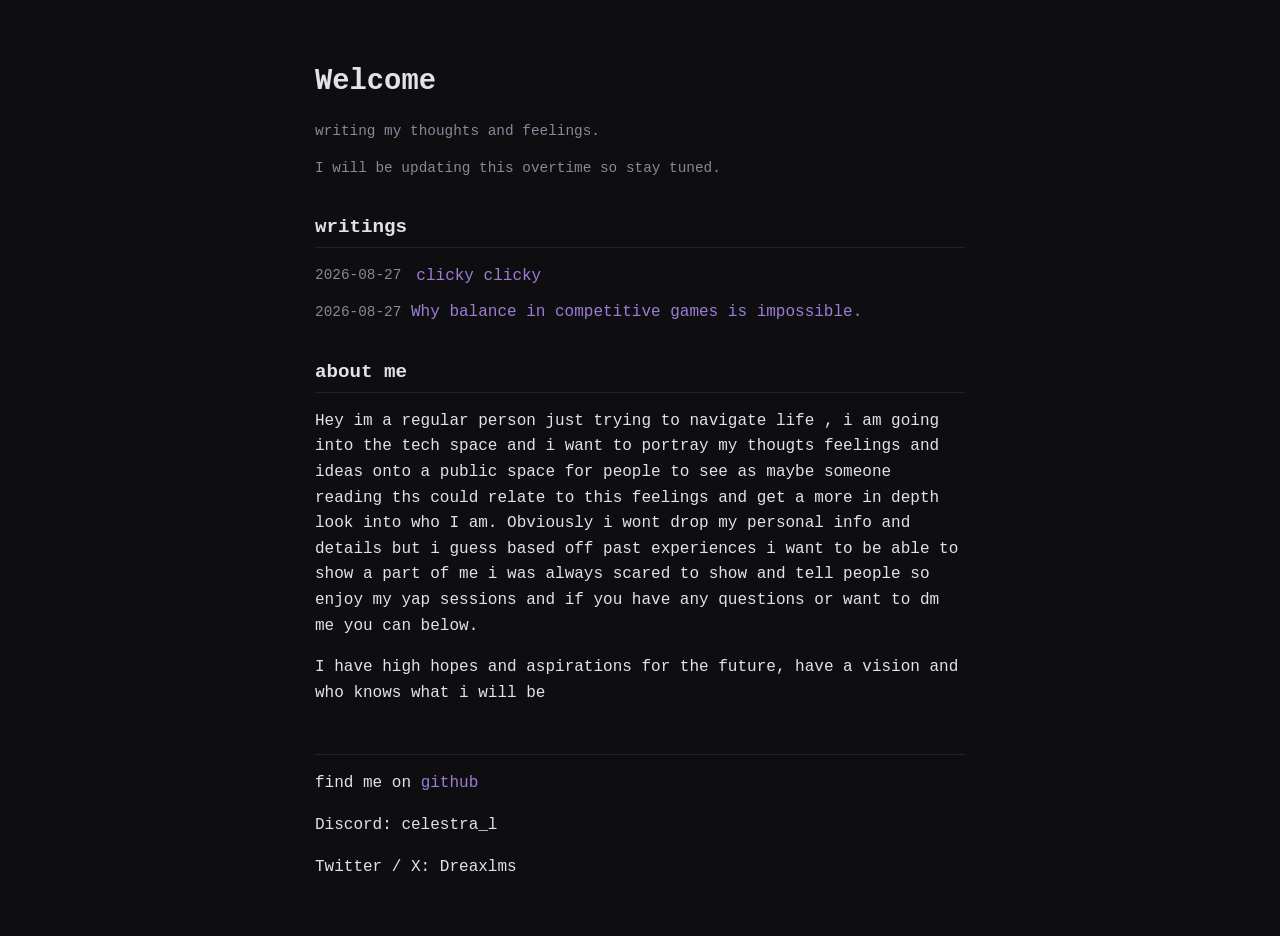
<file: index.html>
<!DOCTYPE html>
<html lang="en">
<head>
  <meta charset="UTF-8">
  <meta name="viewport" content="width=device-width, initial-scale=1.0">
  <title>Dreaxlms's Blog</title>
  <link rel="stylesheet" href="style.css">
</head>
<body>
  <main class="container">
    <header>
      <h1>Welcome</h1>
      <p class="subtitle">writing my thoughts and feelings.</p>
      <p class="subtitle">I will be updating this overtime so stay tuned.</p>
    </header>

    <section>
      <h2>writings</h2>
      <ul class="post-list">
        <li>
          <span class="date">2026-08-27</span>
          <a href="posts/first-post.html">clicky clicky</a>
        </li>
          <span class="date">2026-08-27</span>
          <a href="posts/balance.html">Why balance in competitive games is impossible.</a>
        </li>
      </ul>
    </section>

    <section>
      <h2>about me</h2>
      <p>Hey im a regular person just trying to navigate life , i am going into the tech space and i want to portray my thougts feelings and ideas onto a public space for people to see as maybe someone reading ths could relate to this feelings and get a more in depth look into who I am. Obviously i wont drop my personal info and details but i guess based off past experiences i want to be able to show a part of me i was always scared to show and tell people so enjoy my yap sessions and if you have any questions or want to dm me you can below.</p>
      <p>I have high hopes and aspirations for the future, have a vision and who knows what i will be </p>
    </section>

    <footer>
      <hr>
      <p>find me on <a href="https://github.com/Dreaxlms">github</a></p>
      <p>Discord: celestra_l</a></p>
      <p>Twitter / X: Dreaxlms</a></p>

    </footer>
  </main>
</body>
</html>
</file>
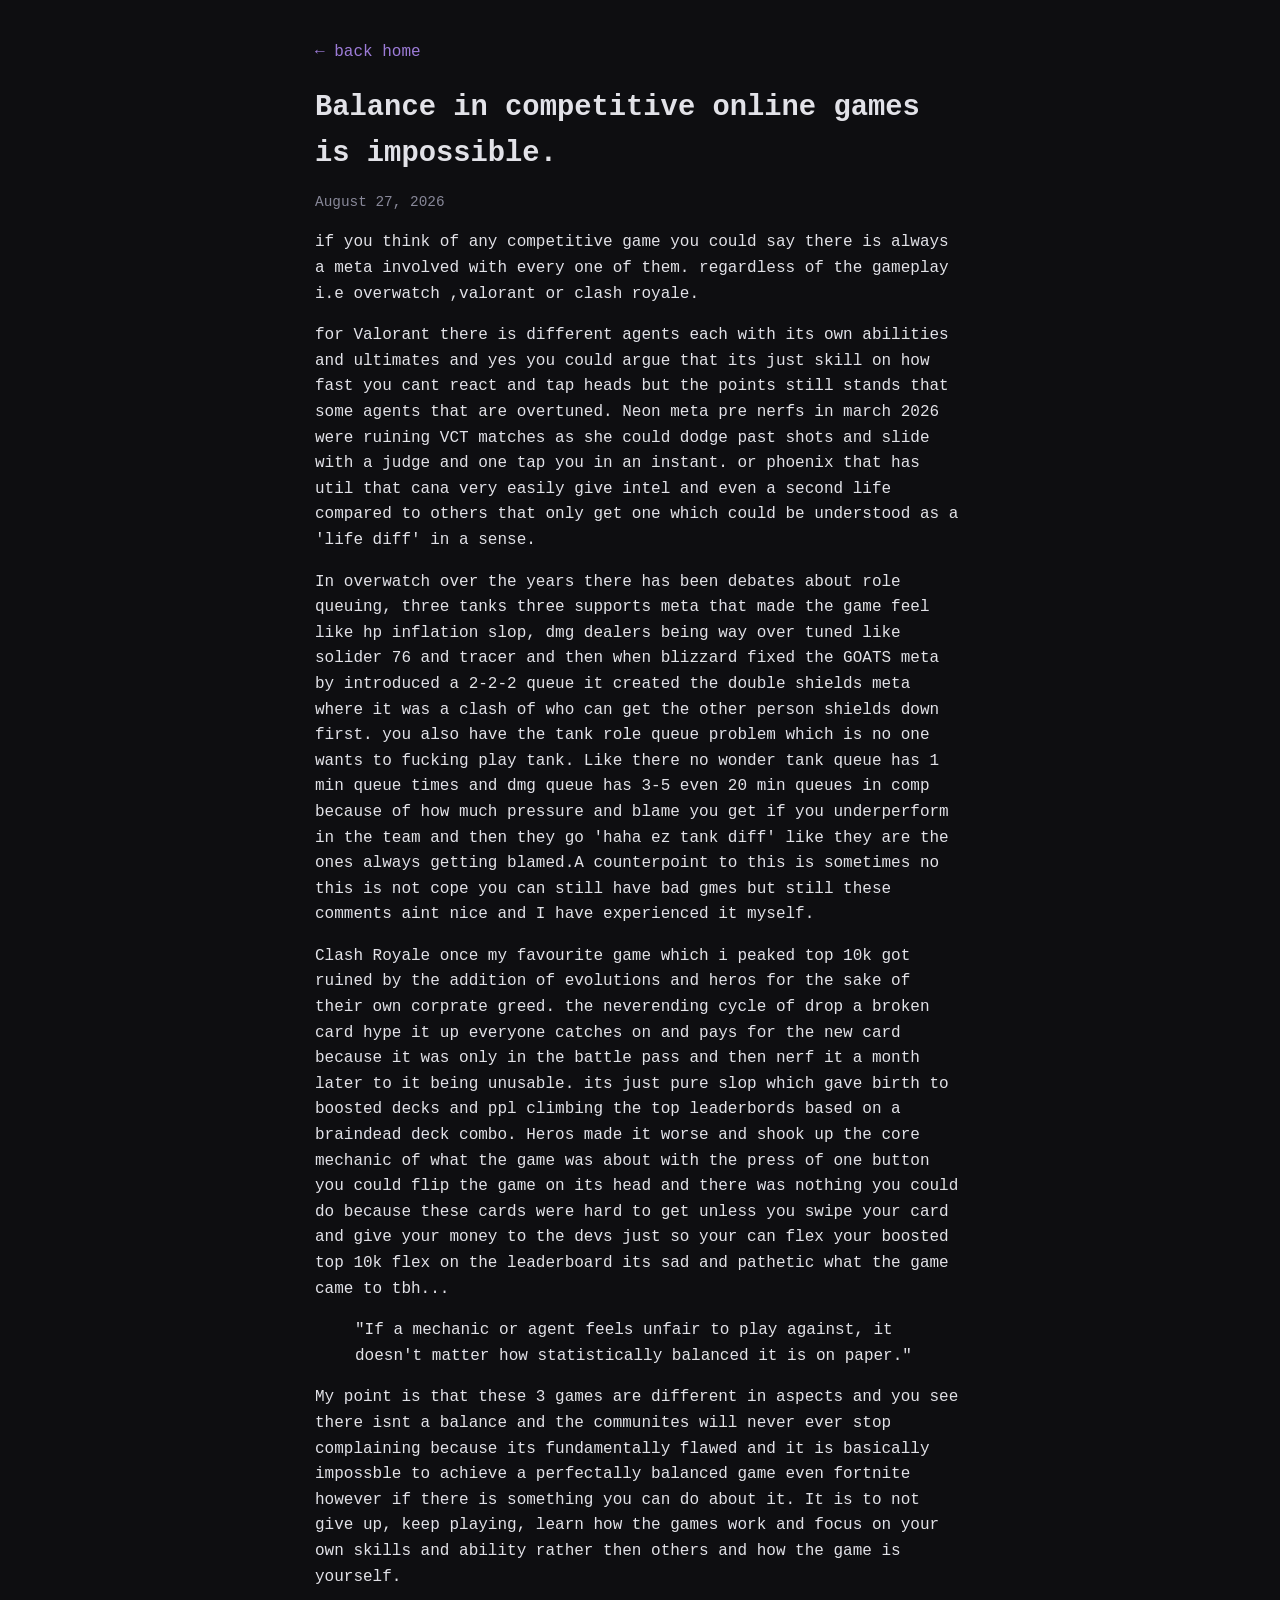
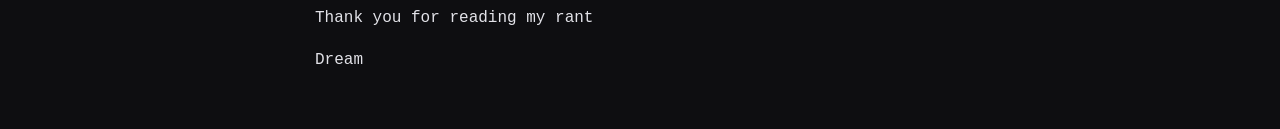
<file: _posts/balance.html>
<!DOCTYPE html>
<html lang="en">
<head>
  <meta charset="UTF-8">
  <meta name="viewport" content="width=device-width, initial-scale=1.0">
  <title>| dreaxlms</title>
  <link rel="stylesheet" href="../style.css">
</head>
<body>
  <main class="container">
    <header>
      <a href="../index.html" class="back-link">← back home</a>
      <h1>Balance in competitive online games is impossible.</h1>
      <p class="date">August 27, 2026</p>
    </header>

    <article class="post-content">
  <p>if you think of any competitive game you could say there is always a meta involved with every one of them. regardless of the gameplay i.e overwatch ,valorant or clash royale.</p>
  for Valorant there is different agents each with its own abilities and ultimates and yes you could argue that its just skill on how fast you cant react and tap heads but the points still stands that some agents that are overtuned. Neon meta pre nerfs in march 2026 were ruining VCT matches as she could dodge past shots and slide with a judge and one tap you in an instant. or phoenix that has util that cana very easily give intel and even a second life compared to others that only get one which could be understood as a 'life diff' in a sense.</p>
  <p>In overwatch over the years there has been debates about role queuing, three tanks three supports meta that made the game feel like hp inflation slop, dmg dealers being way over tuned like solider 76 and tracer and then when blizzard fixed the GOATS meta by introduced a 2-2-2 queue it created the double shields meta where it was a clash of who can get the other person shields down first. you also have the tank role queue problem which is no one wants to fucking play tank. Like there no wonder tank queue has 1 min queue times and dmg queue has 3-5 even 20 min queues in comp because of how much pressure and blame you get if you underperform in the team and then they go 'haha ez tank diff' like they are the ones always getting blamed.A counterpoint to this is sometimes no this is not cope you can still have bad gmes but still these comments aint nice and I have experienced it myself. </p>
  <p>Clash Royale once my favourite game which i peaked top 10k got ruined by the addition of evolutions and heros for the sake of their own corprate greed. the neverending cycle of drop a broken card hype it up everyone catches on and pays for the new card because it was only in the battle pass and then nerf it a month later to it being unusable. its just pure slop which gave birth to boosted decks and ppl climbing the top leaderbords based on a braindead deck combo. Heros made it worse and shook up the core mechanic of what the game was about with the press of one button you could flip the game on its head and there was nothing you could do because these cards were hard to get unless you swipe your card and give your money to the devs just so your can flex your boosted top 10k flex on the leaderboard its sad and pathetic what the game came to tbh...</p>
  <blockquote>
    "If a mechanic or agent feels unfair to play against, it doesn't matter how statistically balanced it is on paper."
  </blockquote>

  <p>My point is that these 3 games are different in aspects and you see there isnt a balance and the communites will never ever stop complaining because its fundamentally flawed and it is basically impossble to achieve a perfectally balanced game even fortnite however if there is something you can do about it. It is to not give up, keep playing, learn how the games work and focus on your own skills and ability rather then others and how the game is yourself.</p>
  <p>Thank you for reading my rant</p>
  <p>Dream</p>
  </p>
</body>
</html>
</file>
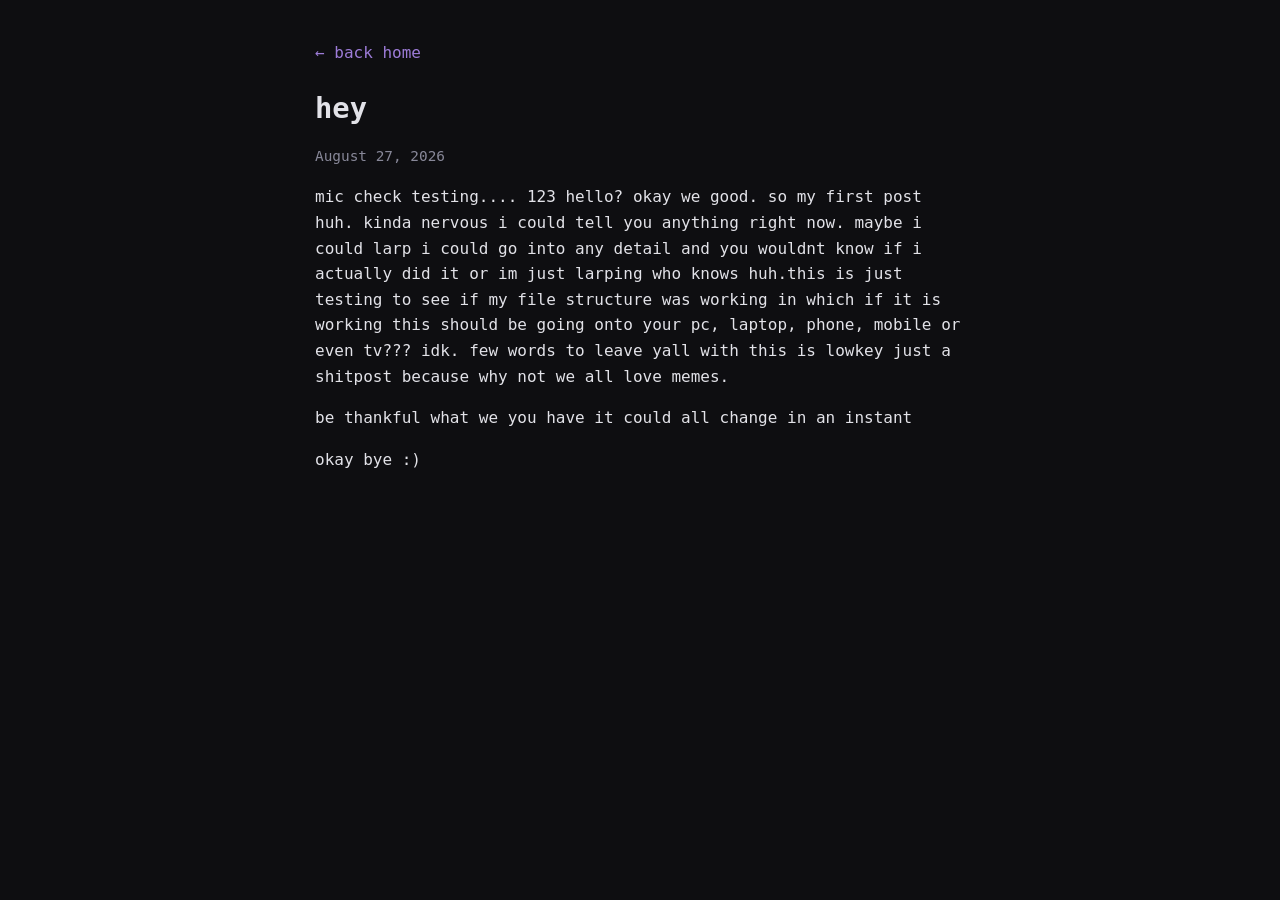
<file: _posts/first-post.html>
<!DOCTYPE html>
<html lang="en">
<head>
  <meta charset="UTF-8">
  <meta name="viewport" content="width=device-width, initial-scale=1.0">
  <title>| dreaxlms</title>
  <link rel="stylesheet" href="../style.css">
</head>
<body>
  <main class="container">
    <header>
      <a href="../index.html" class="back-link">← back home</a>
      <h1>hey</h1>
      <p class="date">August 27, 2026</p>
    </header>

    <article class="post-content">
      <p>mic check testing.... 123 hello? okay we good. so my first post huh. kinda nervous i could tell you anything right now. maybe i could larp i could go into any detail and you wouldnt know if i actually did it or im just larping who knows huh.this is just testing to see if my file structure was working in which if it is working this should be going onto your pc, laptop, phone, mobile or even tv??? idk. few words to leave yall with this is lowkey just a shitpost because why not we all love memes. </p>
      <p>be thankful what we you have it could all change in an instant</p>
      <p>okay bye :)</p>
</body>
</html>
</file>
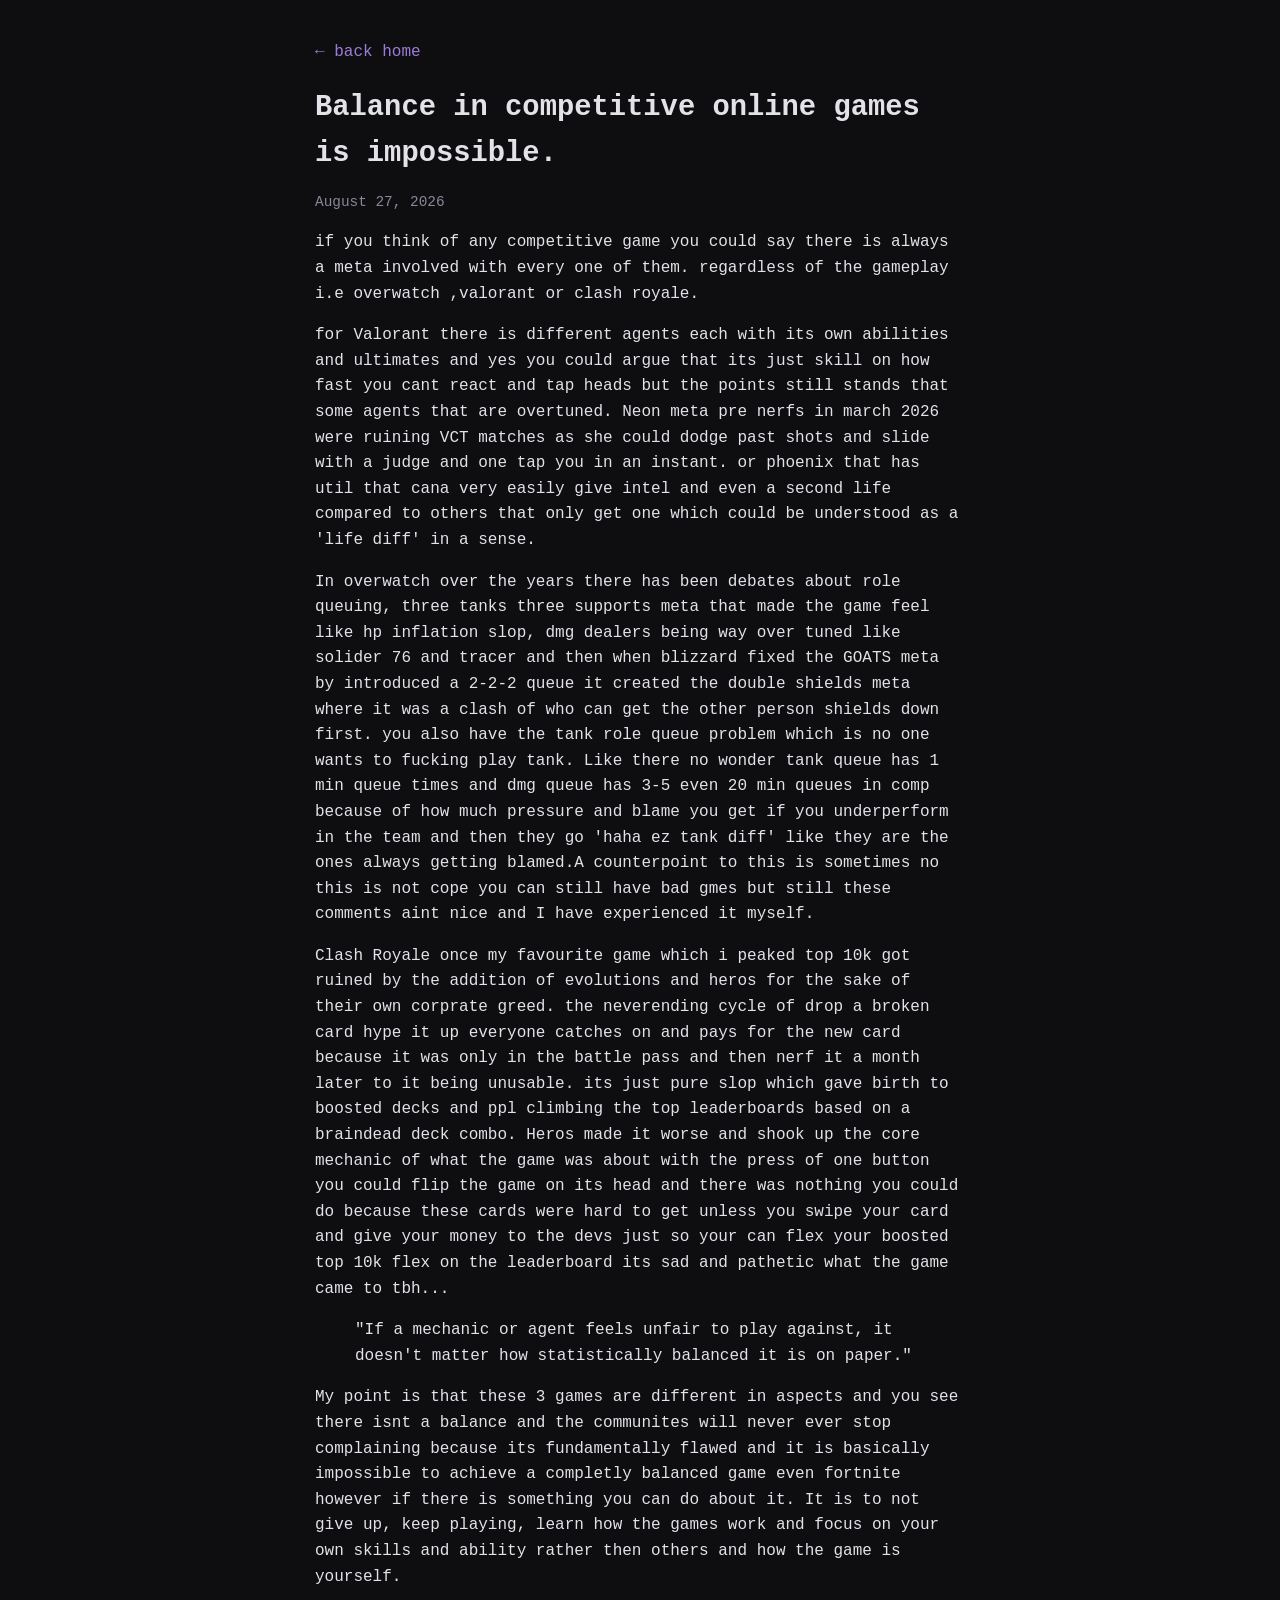
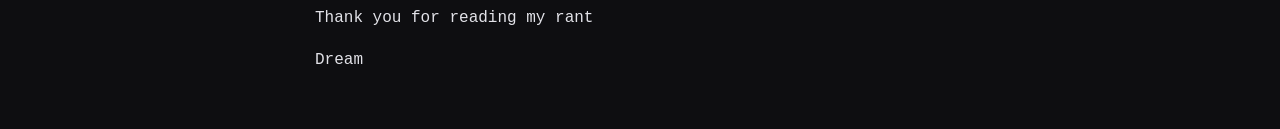
<file: posts/balance.html>
<!DOCTYPE html>
<html lang="en">
<head>
  <meta charset="UTF-8">
  <meta name="viewport" content="width=device-width, initial-scale=1.0">
  <title>| dreaxlms</title>
  <link rel="stylesheet" href="../style.css">
</head>
<body>
  <main class="container">
    <header>
      <a href="../index.html" class="back-link">← back home</a>
      <h1>Balance in competitive online games is impossible.</h1>
      <p class="date">August 27, 2026</p>
    </header>

    <article class="post-content">
  <p>if you think of any competitive game you could say there is always a meta involved with every one of them. regardless of the gameplay i.e overwatch ,valorant or clash royale.</p>
  for Valorant there is different agents each with its own abilities and ultimates and yes you could argue that its just skill on how fast you cant react and tap heads but the points still stands that some agents that are overtuned. Neon meta pre nerfs in march 2026 were ruining VCT matches as she could dodge past shots and slide with a judge and one tap you in an instant. or phoenix that has util that cana very easily give intel and even a second life compared to others that only get one which could be understood as a 'life diff' in a sense.</p>
  <p>In overwatch over the years there has been debates about role queuing, three tanks three supports meta that made the game feel like hp inflation slop, dmg dealers being way over tuned like solider 76 and tracer and then when blizzard fixed the GOATS meta by introduced a 2-2-2 queue it created the double shields meta where it was a clash of who can get the other person shields down first. you also have the tank role queue problem which is no one wants to fucking play tank. Like there no wonder tank queue has 1 min queue times and dmg queue has 3-5 even 20 min queues in comp because of how much pressure and blame you get if you underperform in the team and then they go 'haha ez tank diff' like they are the ones always getting blamed.A counterpoint to this is sometimes no this is not cope you can still have bad gmes but still these comments aint nice and I have experienced it myself. </p>
  <p>Clash Royale once my favourite game which i peaked top 10k got ruined by the addition of evolutions and heros for the sake of their own corprate greed. the neverending cycle of drop a broken card hype it up everyone catches on and pays for the new card because it was only in the battle pass and then nerf it a month later to it being unusable. its just pure slop which gave birth to boosted decks and ppl climbing the top leaderboards based on a braindead deck combo. Heros made it worse and shook up the core mechanic of what the game was about with the press of one button you could flip the game on its head and there was nothing you could do because these cards were hard to get unless you swipe your card and give your money to the devs just so your can flex your boosted top 10k flex on the leaderboard its sad and pathetic what the game came to tbh...</p>
  <blockquote>
    "If a mechanic or agent feels unfair to play against, it doesn't matter how statistically balanced it is on paper."
  </blockquote>

  <p>My point is that these 3 games are different in aspects and you see there isnt a balance and the communites will never ever stop complaining because its fundamentally flawed and it is basically impossible to achieve a completly balanced game even fortnite however if there is something you can do about it. It is to not give up, keep playing, learn how the games work and focus on your own skills and ability rather then others and how the game is yourself.</p>
  <p>Thank you for reading my rant</p>
  <p>Dream</p>
  </p>
</body>
</html>
</file>
<file: style.css>
:root {
  --bg: #0e0e11;
  --text: #e2e2e8;
  --muted: #888899;
  --accent: #9d7cd8;
  --border: #22222a;
}

body {
  background-color: var(--bg);
  color: var(--text);
  font-family: -apple-system, BlinkMacSystemFont, "Segoe UI", Roboto, monospace, sans-serif;
  line-height: 1.6;
  margin: 0;
  padding: 40px 20px;
}

.container {
  max-width: 650px;
  margin: 0 auto;
}

h1 {
  font-size: 1.8rem;
  margin-bottom: 4px;
}

h2 {
  font-size: 1.2rem;
  margin-top: 2rem;
  border-bottom: 1px solid var(--border);
  padding-bottom: 4px;
}

.subtitle, .date {
  color: var(--muted);
  font-size: 0.9rem;
}

a {
  color: var(--accent);
  text-decoration: none;
}

a:hover {
  text-decoration: underline;
}

ul {
  list-style: none;
  padding-left: 0;
}

li {
  margin: 10px 0;
  display: flex;
  gap: 15px;
}

hr {
  border: 0;
  border-top: 1px solid var(--border);
  margin-top: 3rem;
}
</file>
